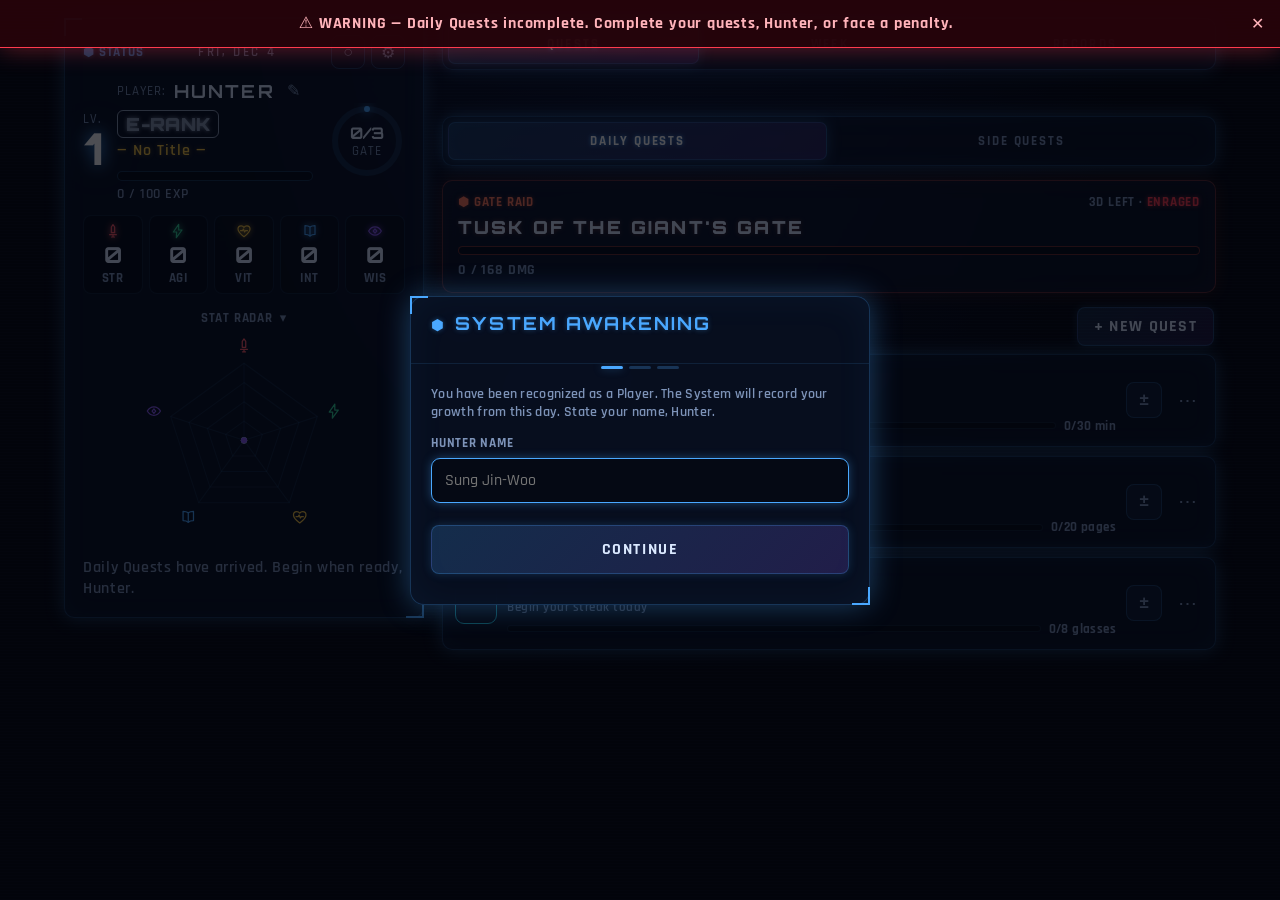
<file: index.html>
<!DOCTYPE html>
<html lang="en">
<head>
<meta charset="UTF-8">
<meta name="viewport" content="width=device-width, initial-scale=1, viewport-fit=cover">
<meta name="theme-color" content="#04060d">
<meta name="apple-mobile-web-app-capable" content="yes">
<meta name="apple-mobile-web-app-status-bar-style" content="black-translucent">
<title>ARISE — Daily Quest System</title>
<link rel="stylesheet" href="style.css">
<link rel="manifest" href="manifest.json">
<link rel="icon" href="icons/icon.svg" type="image/svg+xml">
<link rel="apple-touch-icon" href="icons/apple-touch-icon.png">
</head>
<body>
<div class="scanlines"></div>

<div class="warn-banner" id="warnBanner">
  <span>⚠ WARNING — Daily Quests incomplete. Complete your quests, Hunter, or face a penalty.</span>
  <button id="warnClose" aria-label="Dismiss warning">✕</button>
</div>
<div class="alert-stack" id="alertStack"></div>

<div class="app">
  <header class="status-win panel">
    <div class="status-top">
      <span class="sys-tag">⬢ STATUS</span>
      <span class="date-line" id="dateLine"></span>
      <div class="top-btns">
        <button class="icon-btn" id="syncBtn" aria-label="Device sync settings" title="Device sync">○</button>
        <button class="icon-btn" id="settingsBtn" aria-label="Settings" title="Settings">⚙</button>
      </div>
      <input type="file" id="importFile" accept=".json,application/json" hidden>
    </div>
    <div class="status-main">
      <div class="lv-block">
        <span class="lv-label">LV.</span>
        <span class="lv-num" id="lvNum">1</span>
      </div>
      <div class="status-info">
        <div class="player-line">
          <span class="p-label">PLAYER:</span>
          <span class="p-name" id="playerName">HUNTER</span>
          <button class="edit-name" id="editNameBtn" aria-label="Edit name">✎</button>
          <span class="rank-badge" id="rankBadge">E</span>
        </div>
        <button class="title-line" id="titleLine">— No Title —</button>
        <div class="exp-bar"><i id="expFill"></i></div>
        <div class="exp-text" id="expText">0 / 100 EXP</div>
      </div>
      <div class="ring-wrap">
        <svg width="76" height="76" viewBox="0 0 76 76">
          <circle class="ring-bg" cx="38" cy="38" r="32" fill="none" stroke-width="6"/>
          <circle class="ring-fg" id="ringFg" cx="38" cy="38" r="32" fill="none" stroke-width="6"
                  stroke-dasharray="201.1" stroke-dashoffset="201.1"/>
        </svg>
        <div class="ring-label"><b id="ringCount">0/0</b><span>GATE</span></div>
      </div>
    </div>
    <div class="stat-grid" id="statGrid"></div>
    <button class="radar-toggle" id="radarToggle" aria-expanded="true">STAT RADAR <span class="chev">▾</span></button>
    <div class="radar-wrap" id="radarWrap">
      <svg id="radarSvg" viewBox="0 0 240 204" role="img" aria-label="Stat radar chart"></svg>
    </div>
    <div class="head-sub" id="headSub"></div>
  </header>

  <nav class="tabs panel">
    <button data-tab="quests" class="active">QUESTS</button>
    <button data-tab="week">WEEK</button>
    <button data-tab="records">RECORDS</button>
  </nav>

  <main>
    <section id="tab-quests">
      <div class="seg-row panel">
        <button class="seg active" data-seg="daily">DAILY QUESTS</button>
        <button class="seg" data-seg="side">SIDE QUESTS <span class="seg-count" id="sideCount" hidden></span></button>
      </div>

      <div id="seg-daily">
        <button class="raid-panel panel" id="raidPanel" hidden aria-label="Open gate raid details"></button>
        <div class="section-head">
          <div class="head-titles">
            <h2>DAILY QUESTS</h2>
            <span class="head-date" id="questsDate"></span>
          </div>
          <button class="pill-btn" id="addQuestBtn">+ NEW QUEST</button>
        </div>
        <ul id="questList"></ul>
      </div>

      <div id="seg-side" hidden>
        <div class="section-head">
          <div class="head-titles">
            <h2>SIDE QUESTS</h2>
          </div>
          <button class="pill-btn" id="addTodoBtn">+ NEW SIDE QUEST</button>
        </div>
        <ul id="todoList"></ul>
      </div>
    </section>

    <section id="tab-week" hidden></section>

    <section id="tab-records" hidden>
      <div class="seg-row panel">
        <button class="seg active" data-rview="month">MONTH</button>
        <button class="seg" data-rview="year">YEAR</button>
      </div>

      <div id="recMonth">
        <div class="month-nav">
          <button id="prevMonth" aria-label="Previous month">‹</button>
          <h3 id="monthTitle"></h3>
          <button id="nextMonth" aria-label="Next month">›</button>
        </div>
        <div class="month-grid panel" id="monthGrid"></div>
        <div class="legend">
          Less <i style="background:rgba(74,168,255,.06)"></i><i style="background:#123a6b"></i><i style="background:#1e5fae"></i><i style="background:#8b5cf6"></i><i style="background:#f5c542"></i> More
        </div>
        <div class="records-hint">Open any past day to edit its records — no EXP for past gates.</div>
      </div>

      <div id="recYear" hidden>
        <div class="year-scroll panel"><div id="yearGrid"></div></div>
        <div class="legend">
          Less <i style="background:rgba(74,168,255,.06)"></i><i style="background:#123a6b"></i><i style="background:#1e5fae"></i><i style="background:#8b5cf6"></i><i style="background:#f5c542"></i> More
        </div>
        <div class="records-hint">The last 12 months of gate clears. Use MONTH view to edit a day.</div>
      </div>
    </section>
  </main>
</div>

<!-- quest add/edit -->
<div class="overlay" id="questOverlay">
  <div class="sheet">
    <div class="sheet-notch" aria-hidden="true"></div>
    <div class="sheet-head">
      <h3 id="sheetTitle">NEW QUEST</h3>
      <button class="sheet-x" aria-label="Close">✕</button>
    </div>
    <div class="sheet-body">
    <label>Quest name</label>
    <input type="text" id="questNameInput" placeholder="e.g. Train body" maxlength="40" autocomplete="off">
    <label>Stat — which attribute does this quest train?</label>
    <div class="stat-picker" id="statPicker"></div>
    <label>Color</label>
    <div class="color-row" id="colorRow"></div>

    <div class="toggle-row">
      <input type="checkbox" id="targetToggle">
      <span>Set a target amount (e.g. 30 min)</span>
    </div>
    <div id="targetFields" class="hiddenblock">
      <div class="field-row">
        <div><label>Amount</label><input type="number" id="targetAmount" min="1" max="9999" value="30"></div>
        <div><label>Unit</label>
          <select id="targetUnit">
            <option value="min">min</option>
            <option value="hr">hr</option>
            <option value="glasses">glasses</option>
            <option value="reps">reps</option>
            <option value="pages">pages</option>
            <option value="custom">custom…</option>
          </select>
        </div>
      </div>
      <div id="customUnitWrap" class="hiddenblock">
        <label>Custom unit</label>
        <input type="text" id="customUnit" placeholder="e.g. km" maxlength="12">
      </div>
    </div>

    <label>Days per week</label>
    <select id="freqSelect">
      <option value="7">Every day</option>
      <option value="6">6 days a week</option>
      <option value="5">5 days a week</option>
      <option value="4">4 days a week</option>
      <option value="3">3 days a week</option>
      <option value="2">2 days a week</option>
      <option value="1">1 day a week</option>
    </select>
    <div class="sheet-note">Fewer than 7? Any days count — once the weekly goal is met, this gate goes exempt until Monday.</div>

    <label>Reminder (optional)</label>
    <div class="field-row">
      <div><input type="time" id="reminderInput"></div>
      <div style="flex:0"><button type="button" class="icon-btn" id="clearReminder" title="Clear reminder" style="height:44px;width:44px">✕</button></div>
    </div>
    <div class="sheet-note" id="notifNote">Alerts fire while this page is open in a tab.</div>

    <div class="sheet-actions">
      <button class="danger-btn" id="deleteQuestBtn" hidden>DELETE</button>
      <button class="pill-btn" id="saveQuestBtn">SAVE</button>
    </div>
    </div>
  </div>
</div>

<!-- day editor -->
<div class="overlay" id="dayOverlay">
  <div class="sheet">
    <div class="sheet-notch" aria-hidden="true"></div>
    <div class="sheet-head">
      <h3 id="dayTitle">GATE RECORDS</h3>
      <button class="sheet-x" aria-label="Close">✕</button>
    </div>
    <div class="sheet-body">
    <div id="dayRows"></div>
    <div class="sheet-note">Editing past records fixes history and streaks. No EXP is awarded for past gates.</div>
    </div>
  </div>
</div>

<!-- hunter name -->
<div class="overlay" id="nameOverlay">
  <div class="sheet">
    <div class="sheet-head">
      <h3>SYSTEM REGISTRATION</h3>
    </div>
    <div class="sheet-body">
    <div class="sheet-note" style="margin-top:0">You have been recognized as a Player. State your name, Hunter.</div>
    <label>Hunter name</label>
    <input type="text" id="nameInput" placeholder="Sung Jin-Woo" maxlength="20" autocomplete="off">
    <div class="sheet-actions"><button class="pill-btn" id="nameSave">CONFIRM</button></div>
    </div>
  </div>
</div>

<!-- first-run onboarding -->
<div class="overlay" id="onboardOverlay">
  <div class="sheet">
    <div class="sheet-head">
      <h3 id="obTitle">SYSTEM AWAKENING</h3>
    </div>
    <div class="sheet-body">
      <div class="ob-dots" id="obDots" aria-hidden="true"></div>

      <div class="ob-step" data-step="1">
        <div class="sheet-note" style="margin-top:0">You have been recognized as a Player. The System will record your growth from this day. State your name, Hunter.</div>
        <label>Hunter name</label>
        <input type="text" id="obNameInput" placeholder="Sung Jin-Woo" maxlength="20" autocomplete="off">
      </div>

      <div class="ob-step" data-step="2" hidden>
        <div class="sheet-note" style="margin-top:0">Three starter quests are already registered. Clear one today to earn your first title — or begin with an empty board.</div>
        <ul class="ob-quests" id="obQuests"></ul>
      </div>

      <div class="ob-step" data-step="3" hidden>
        <div class="sheet-note" style="margin-top:0">Four things worth knowing.</div>
        <ul class="ob-rules">
          <li><b>The check clears a quest.</b> The ± button is only for logging a partial amount.</li>
          <li><b>Stats grow from clears.</b> STR, AGI, VIT, INT and WIS are read from your log, never awarded by hand.</li>
          <li><b>A gate boss appears each week.</b> Clear enough quests to bring it down and claim its rune.</li>
          <li><b>Retro edits fix history, never EXP.</b> Fill in a missed day freely — the ledger stays honest.</li>
        </ul>
      </div>

      <div class="sheet-actions ob-actions">
        <button class="danger-btn" id="obSecondary">START EMPTY</button>
        <button class="pill-btn" id="obNext">CONTINUE</button>
      </div>
    </div>
  </div>
</div>

<!-- side quest editor -->
<div class="overlay" id="todoOverlay">
  <div class="sheet">
    <div class="sheet-notch" aria-hidden="true"></div>
    <div class="sheet-head">
      <h3 id="todoSheetTitle">SIDE QUEST</h3>
      <button class="sheet-x" aria-label="Close">✕</button>
    </div>
    <div class="sheet-body">
    <label>Description</label>
    <textarea id="todoTextInput" maxlength="200" rows="3" placeholder="What needs doing, Hunter?"></textarea>
    <label>Difficulty</label>
    <div class="diff-row" id="diffRow"></div>
    <div class="toggle-row">
      <input type="checkbox" id="todoDailyChk">
      <span>Daily — resets at midnight</span>
    </div>
    <div class="sheet-actions">
      <button class="danger-btn" id="todoDeleteBtn">DELETE</button>
      <button class="pill-btn" id="todoSaveBtn">SAVE</button>
    </div>
    </div>
  </div>
</div>

<!-- settings -->
<div class="overlay" id="settingsOverlay">
  <div class="sheet">
    <div class="sheet-notch" aria-hidden="true"></div>
    <div class="sheet-head">
      <h3>SETTINGS</h3>
      <button class="sheet-x" aria-label="Close">✕</button>
    </div>
    <div class="sheet-body">
      <label>Hunter</label>
      <div class="set-row">
        <span class="set-name" id="setName">HUNTER</span>
        <button class="pill-btn small" id="setRename">RENAME</button>
      </div>
      <label>Sound</label>
      <div class="set-row">
        <span class="set-note-inline">Events — clears, level ups, gate bosses</span>
        <button class="icon-btn" id="sndEventsBtn" aria-label="Toggle event sounds">🔊</button>
      </div>
      <div class="set-row">
        <span class="set-note-inline">Interface — taps, sheets, dragging</span>
        <button class="icon-btn" id="sndUIBtn" aria-label="Toggle interface sounds">🔊</button>
      </div>
      <label>Data</label>
      <div class="set-grid">
        <button class="pill-btn" id="exportBtn">⤓ EXPORT SAVE</button>
        <button class="pill-btn" id="importBtn">⤒ IMPORT SAVE</button>
      </div>
      <div class="set-row">
        <span class="set-note-inline" id="setBackupAge">Never exported</span>
      </div>
      <div class="sheet-note">Backups download as JSON. Importing replaces this device's data.</div>
      <label>Device sync</label>
      <div class="set-row">
        <span class="set-note-inline" id="setSyncStatus">Not connected</span>
        <button class="pill-btn small" id="setOpenSync">OPEN SYNC</button>
      </div>
      <label>Keyboard</label>
      <div class="set-row">
        <span class="set-note-inline">Shortcuts — press <b>?</b> anywhere</span>
        <button class="pill-btn small" id="setShortcuts">VIEW</button>
      </div>
      <label>Danger zone</label>
      <button class="danger-btn wide" id="resetBtn">RESET ALL DATA</button>
      <div class="sheet-note">Wipes this device's save. If sync is connected, your data returns from the gist on the next pull — disconnect sync first for a true wipe.</div>
      <div class="sheet-note" style="text-align:center;margin-top:18px" id="buildLine">ARISE</div>
    </div>
  </div>
</div>

<!-- keyboard shortcuts: reuses .overlay/.sheet so Escape and the Tab focus trap
     come for free — the one overlay keyboard users reach for most is the worst
     place to reimplement dismissal -->
<div class="overlay" id="shortcutOverlay">
  <div class="sheet">
    <div class="sheet-notch" aria-hidden="true"></div>
    <div class="sheet-head">
      <h3>SHORTCUTS</h3>
      <button class="sheet-x" aria-label="Close">✕</button>
    </div>
    <div class="sheet-body">
      <div class="key-row"><kbd>N</kbd><span>Register a new quest</span></div>
      <div class="key-row"><kbd>1</kbd><span>Quests</span></div>
      <div class="key-row"><kbd>2</kbd><span>Week</span></div>
      <div class="key-row"><kbd>3</kbd><span>Records</span></div>
      <div class="key-row"><kbd>?</kbd><span>This panel</span></div>
      <div class="key-row"><kbd>Esc</kbd><span>Close any panel</span></div>
      <div class="sheet-note">Shortcuts stand down while you are typing.</div>
    </div>
  </div>
</div>

<!-- device sync -->
<div class="overlay" id="syncOverlay">
  <div class="sheet">
    <div class="sheet-notch" aria-hidden="true"></div>
    <div class="sheet-head">
      <h3>DEVICE SYNC</h3>
      <button class="sheet-x" aria-label="Close">✕</button>
    </div>
    <div class="sheet-body">
    <div class="sheet-note" style="margin-top:0" id="syncInfo"></div>
    <label>GitHub token</label>
    <input type="password" id="syncTokenInput" placeholder="github_pat_…" autocomplete="off">
    <div class="sheet-note">Your save lives in a <b>private gist</b> on your GitHub account and merges across devices — nothing is ever overwritten. Create a token at GitHub → Settings → Developer settings → <b>Fine-grained tokens</b> with only <b>Gists: read &amp; write</b>, then paste it here on each device. The token never leaves this device.</div>
    <div class="sheet-actions">
      <button class="danger-btn" id="syncDisconnectBtn" hidden>DISCONNECT</button>
      <button class="pill-btn" id="syncConnectBtn">CONNECT</button>
    </div>
    </div>
  </div>
</div>

<!-- gate raid / boss sheet -->
<div class="overlay" id="raidOverlay">
  <div class="sheet">
    <div class="sheet-notch" aria-hidden="true"></div>
    <div class="sheet-head">
      <h3>GATE RAID</h3>
      <button class="sheet-x" aria-label="Close">✕</button>
    </div>
    <div class="sheet-body">
    <div id="raidDetail"></div>
    <label>Rune Collection</label>
    <div class="rune-grid" id="runeGrid"></div>
    <div class="sheet-note">Each quest clear deals 10 DMG; a perfect day crits for +15. Slay the boss by Sunday to claim its rune — each awake rune adds +1 EXP per clear (max +5). If a boss escapes, your runes sleep until you land 3 clears the following week.</div>
    </div>
  </div>
</div>

<!-- title picker -->
<div class="overlay" id="titleOverlay">
  <div class="sheet">
    <div class="sheet-notch" aria-hidden="true"></div>
    <div class="sheet-head">
      <h3 id="galleryTitle">ACHIEVEMENTS</h3>
      <button class="sheet-x" aria-label="Close">✕</button>
    </div>
    <div class="sheet-body">
    <div id="titleOpts"></div>
    </div>
  </div>
</div>

<div class="lvl-overlay" id="lvlOverlay">
  <div>
    <div class="lvl-word">LEVEL UP!</div>
    <div class="lvl-nums" id="lvlNums"></div>
  </div>
</div>

<div class="toast" id="toast"></div>

<script src="core.js"></script>
<script src="engine.js"></script>
<script src="ui.js"></script>
<script src="boot.js"></script>
<script src="sync.js"></script>
</body>
</html>
</file>
<file: style.css>
/* ============ self-hosted type ============
     These were loading from fonts.googleapis.com and were NOT in the service
     worker's shell, so the whole visual identity fell back to Segoe UI the
     moment the network went away. Local + cached, so the System looks like the
     System on a plane. Latin subset, 56.9 KB total.
     Orbitron ships as a variable font — one file covers 500..900. */
  @font-face{
    font-family:"Orbitron";
    src:url("fonts/orbitron-var-latin.woff2") format("woff2-variations"),
        url("fonts/orbitron-var-latin.woff2") format("woff2");
    font-weight:500 900; font-style:normal; font-display:swap;
  }
  @font-face{
    font-family:"Rajdhani";
    src:url("fonts/rajdhani-500-latin.woff2") format("woff2");
    font-weight:500; font-style:normal; font-display:swap;
  }
  @font-face{
    font-family:"Rajdhani";
    src:url("fonts/rajdhani-600-latin.woff2") format("woff2");
    font-weight:600; font-style:normal; font-display:swap;
  }
  @font-face{
    font-family:"Rajdhani";
    src:url("fonts/rajdhani-700-latin.woff2") format("woff2");
    font-weight:700; font-style:normal; font-display:swap;
  }

  :root{
    --bg:#04060d;
    --panel:rgba(12,24,48,.55);
    --panel-solid:#0b1730;
    --sys:#4aa8ff;
    --sys-glow:rgba(74,168,255,.35);
    --violet:#8b5cf6;
    --gold:#f5c542;
    --danger:#ff3b4e;
    --ink:#dbe9ff;
    --ink-soft:#7d93b8;
    --line:rgba(74,168,255,.25);
    --line-dim:rgba(74,168,255,.12);
    --radius:10px;
    --font-head:"Orbitron","Segoe UI",system-ui,sans-serif;
    --font-body:"Rajdhani","Segoe UI",system-ui,sans-serif;

    /* Type scale — seven steps, floor 13px. Replaces 31 ad-hoc sizes, 51 of which
       sat below 13px. Orbitron is a display face: it renders at --fs-lg and above
       only, never for UI text. */
    --fs-xs:      .8125rem;   /* 13px — stat labels, tags, chips, meta, counts */
    --fs-sm:      .875rem;    /* 14px — secondary text, notes, dates, hints     */
    --fs-base:    1rem;       /* 16px — quest titles, body, list text           */
    --fs-lg:      1.125rem;   /* 18px — section headings, boss name             */
    --fs-xl:      1.375rem;   /* 22px — panel titles                            */
    --fs-2xl:     1.75rem;    /* 28px — stat numbers, EXP figures               */
    --fs-display: 2.75rem;    /* 44px — level number                            */

    /* Caps need tracking; the old values (up to .25em) destroyed word shapes at
       small sizes, which is what made the text hard to read. */
    --tr-caps-sm: .06em;
    --tr-caps-lg: .12em;

    /* Motion — two curves, four durations, replacing nine ad-hoc durations and
       four curves. The app never lacked motion: it had eight keyframes and no
       agreement between them, so slideIn ran at three different speeds
       depending on which screen you met it on.

       --ease-pop and --dur-emph are kept on purpose. The overshoot is the app
       celebrating; folding pop and the toast onto the standard curve would
       quietly delete that. Four durations is where the noise stops and the
       meaning would start going. */
    --ease:       cubic-bezier(.22,1,.36,1);    /* everything */
    --ease-pop:   cubic-bezier(.22,1.6,.36,1);  /* celebration overshoot */
    --dur-fast:   .15s;   /* hover, press, colour                          */
    --dur-base:   .25s;   /* enters, tab switches, sheet                   */
    --dur-emph:   .35s;   /* overshoot moments                             */
    --dur-slow:   .5s;    /* EXP bars, rings — values you need to read     */
  }
  *{box-sizing:border-box;margin:0;padding:0;-webkit-tap-highlight-color:transparent}
  /* 100%, not a hard 16px: the whole scale is in rem, so this is what lets a
     browser-level default-font-size preference reach the app at all. */
  html{font-size:100%;-webkit-text-size-adjust:100%}
  body{
    font-family:var(--font-body);
    background:radial-gradient(ellipse at 50% -10%, #0b1430 0%, var(--bg) 55%) fixed, var(--bg);
    color:var(--ink);min-height:100vh;overflow-x:hidden;letter-spacing:.02em;
    /* Light text on a near-black background: Apple's default subpixel
       antialiasing thickens and softens the letterforms. Grayscale AA renders
       them noticeably crisper, which is most of what "sharper" means here. */
    -webkit-font-smoothing:antialiased;
    -moz-osx-font-smoothing:grayscale;
    text-rendering:optimizeLegibility;
  }
  .scanlines{
    position:fixed;inset:0;pointer-events:none;z-index:1;
    background:repeating-linear-gradient(0deg, rgba(120,180,255,.03) 0 1px, transparent 1px 3px);
  }
  /* index.html sets viewport-fit=cover, which extends the page under the Dynamic
     Island and the home indicator. Every edge-anchored element has to pay the
     insets back or content sits underneath them. */
  .app{
    max-width:640px;margin:0 auto;position:relative;z-index:2;
    padding-top:env(safe-area-inset-top);
    padding-left:max(14px, env(safe-area-inset-left));
    padding-right:max(14px, env(safe-area-inset-right));
    padding-bottom:calc(110px + env(safe-area-inset-bottom));
  }

  /* ============ panel recipe ============ */
  .panel{
    background:var(--panel);
    border:1px solid var(--line);
    border-radius:var(--radius);
    box-shadow:0 0 18px var(--sys-glow), inset 0 0 24px rgba(74,168,255,.06);
    backdrop-filter:blur(8px);
  }
  @supports not (backdrop-filter: blur(8px)){
    .panel{background:var(--panel-solid)}
  }

  /* ============ STATUS window ============ */
  .status-win{
    margin-top:16px;padding:16px 18px 18px;position:relative;
  }
  .status-win::before,.status-win::after,
  .sheet::before,.sheet::after{
    content:"";position:absolute;width:16px;height:16px;pointer-events:none;
  }
  .status-win::before{top:-1px;left:-1px;border-top:2px solid var(--sys);border-left:2px solid var(--sys)}
  .status-win::after{bottom:-1px;right:-1px;border-bottom:2px solid var(--sys);border-right:2px solid var(--sys)}
  .status-top{display:flex;justify-content:space-between;align-items:center;margin-bottom:10px}
  .sys-tag{
    font-family:var(--font-body);font-size:var(--fs-xs);letter-spacing:var(--tr-caps-sm);color:var(--sys);
    text-shadow:0 0 4px var(--sys-glow);font-weight:700;
  }
  .icon-btn{
    border:1px solid var(--line);background:transparent;color:var(--ink-soft);
    width:34px;height:34px;border-radius:8px;cursor:pointer;font-size:1rem;
  }
  .icon-btn:hover{border-color:var(--sys);color:var(--ink)}
  .status-main{display:flex;align-items:center;gap:16px}
  .lv-block{text-align:center;flex-shrink:0}
  .lv-label{font-family:var(--font-body);font-size:var(--fs-xs);letter-spacing:var(--tr-caps-sm);color:var(--ink-soft);display:block}
  .lv-num{
    font-family:var(--font-head);font-weight:900;font-size:var(--fs-display);line-height:1;
    color:#fff;text-shadow:0 0 16px var(--sys),0 0 36px var(--sys-glow);
  }
  .status-info{flex:1;min-width:0}
  .player-line{display:flex;align-items:center;gap:8px;flex-wrap:wrap}
  .p-label{font-family:var(--font-body);font-size:var(--fs-xs);letter-spacing:var(--tr-caps-sm);color:var(--ink-soft)}
  .p-name{font-family:var(--font-head);font-weight:700;font-size:var(--fs-lg);text-transform:uppercase;letter-spacing:var(--tr-caps-lg)}
  .edit-name{border:0;background:transparent;color:var(--ink-soft);cursor:pointer;font-size:var(--fs-base);padding:2px 4px}
  .edit-name:hover{color:var(--sys)}
  .rank-badge{
    font-family:var(--font-head);font-weight:900;font-size:var(--fs-lg);
    border:1px solid currentColor;border-radius:6px;padding:2px 8px;
    text-shadow:0 0 4px currentColor;
  }
  .title-line{
    border:0;background:transparent;color:var(--gold);font-family:var(--font-body);
    font-weight:600;font-size:var(--fs-base);cursor:pointer;padding:2px 0;letter-spacing:.06em;
    text-shadow:0 0 5px rgba(245,197,66,.4);display:block;
  }
  .title-line:disabled{color:var(--ink-soft);text-shadow:none;cursor:default}
  .exp-bar{
    height:10px;border:1px solid var(--line);border-radius:6px;margin-top:8px;
    background:rgba(0,0,0,.35);overflow:hidden;
  }
  .exp-bar i{
    display:block;height:100%;width:0;border-radius:5px;
    background:linear-gradient(90deg,var(--sys),var(--violet));
    box-shadow:0 0 10px var(--sys-glow);transition:width var(--dur-slow) var(--ease);
  }
  .exp-text{font-size:var(--fs-sm);color:var(--ink-soft);margin-top:4px;font-weight:600;letter-spacing:.06em}
  .ring-wrap{position:relative;width:76px;height:76px;flex-shrink:0}
  .ring-wrap svg{transform:rotate(-90deg)}
  .ring-bg{stroke:rgba(74,168,255,.15)}
  .ring-fg{stroke:var(--sys);stroke-linecap:round;filter:drop-shadow(0 0 5px var(--sys));transition:stroke-dashoffset var(--dur-slow) var(--ease)}
  .ring-label{position:absolute;inset:0;display:flex;flex-direction:column;align-items:center;justify-content:center;font-family:var(--font-head)}
  .ring-label b{font-size:var(--fs-base);font-weight:700}
  /* font-family comes from .ring-label above, so the eviction has to be explicit */
  .ring-label span{font-size:var(--fs-xs);letter-spacing:var(--tr-caps-sm);color:var(--ink-soft);font-family:var(--font-body)}
  .head-sub{margin-top:12px;font-size:var(--fs-base);color:var(--ink-soft);font-weight:600;letter-spacing:.04em}
  .date-line{font-size:var(--fs-xs);color:var(--ink-soft);letter-spacing:.2em;text-transform:uppercase;font-weight:600}

  /* ============ tabs ============ */
  .tabs{display:flex;gap:6px;margin:16px 0 18px;padding:5px}
  .tabs button{
    flex:1;border:0;background:transparent;font-family:var(--font-body);font-size:var(--fs-xs);
    font-weight:700;letter-spacing:.18em;padding:11px 0;border-radius:7px;
    color:var(--ink-soft);cursor:pointer;transition:all var(--dur-base);
  }
  .tabs button.active{
    background:linear-gradient(135deg,rgba(74,168,255,.25),rgba(139,92,246,.25));
    color:#fff;border:1px solid var(--line);text-shadow:0 0 4px var(--sys);
    box-shadow:0 0 14px var(--sys-glow);
  }

  /* ============ sections ============ */
  .section-head{display:flex;align-items:center;justify-content:space-between;gap:12px;margin:22px 2px 10px}
  /* The date used to sit inline inside the h2. At 18px headings it no longer fit
     beside the action button on a 375px screen, so it wrapped to a second line
     indented under the title and looked like a bug. It is a deliberate subtitle
     now, and the title itself never wraps. */
  .head-titles{display:flex;flex-direction:column;gap:1px;min-width:0}
  .section-head h2{
    font-family:var(--font-head);font-size:var(--fs-lg);font-weight:700;letter-spacing:var(--tr-caps-lg);
    color:var(--sys);text-shadow:0 0 4px var(--sys-glow);white-space:nowrap;
  }
  .pill-btn{
    border:1px solid var(--line);background:linear-gradient(135deg,rgba(74,168,255,.2),rgba(139,92,246,.2));
    color:var(--ink);font-family:var(--font-body);font-weight:700;letter-spacing:.08em;
    padding:8px 16px;border-radius:8px;cursor:pointer;font-size:var(--fs-base);
    box-shadow:0 0 10px rgba(74,168,255,.2);transition:transform var(--dur-fast);
  }
  .pill-btn:active{transform:scale(.94)}
  ul{list-style:none}

  /* ============ quest rows ============ */
  .quest,.todo{
    display:flex;align-items:center;gap:10px;padding:12px 12px;margin-bottom:9px;
    /* fill-mode must NOT be 'both'/'forwards': a forward-filled `transform:none`
       overrides the inline transforms the drag code writes (animations beat inline styles) */
    animation:slideIn var(--dur-base) var(--ease) backwards;position:relative;
    /* the row itself is the drag grip now — don't let a hold select text or raise
       the iOS callout */
    user-select:none;-webkit-user-select:none;-webkit-touch-callout:none;
  }
  /* press-and-hold feedback. Deliberately `filter`, never `transform`: a transform
     here would be one more thing fighting the drag code's inline transforms. */
  .quest.press-hold,.todo.press-hold{filter:brightness(1.22)}
  @keyframes slideIn{from{opacity:0;transform:translateY(10px)}to{opacity:1;transform:none}}
  .quest.dragging,.todo.dragging{
    z-index:10;box-shadow:0 0 26px var(--sys-glow), inset 0 0 24px rgba(74,168,255,.12);
    border-color:var(--sys);transition:none;
  }
  .check{
    width:42px;height:42px;border-radius:9px;flex-shrink:0;cursor:pointer;
    border:1.5px solid var(--hc,var(--sys));background:transparent;
    display:flex;align-items:center;justify-content:center;
    transition:background var(--dur-base),box-shadow var(--dur-base);
  }
  .check svg{width:22px;height:22px}
  .check path{
    stroke:#04060d;stroke-width:3.5;fill:none;stroke-linecap:round;stroke-linejoin:round;
    stroke-dasharray:24;stroke-dashoffset:24;transition:stroke-dashoffset var(--dur-base) var(--ease) .05s;
  }
  .done > .check{background:var(--hc,var(--sys));box-shadow:0 0 14px var(--hc,var(--sys));animation:pop var(--dur-emph) var(--ease-pop)}
  .done > .check path{stroke-dashoffset:0}
  @keyframes pop{0%{transform:scale(.7)}55%{transform:scale(1.15)}100%{transform:scale(1)}}
  .quest-info{flex:1;min-width:0}
  .quest-name{font-weight:700;font-size:var(--fs-base);letter-spacing:.03em}
  .quest.done .quest-name{opacity:.55}
  .q-emoji{
    display:inline-flex;align-items:center;justify-content:center;
    background:rgba(219,233,255,.09);border-radius:6px;padding:1px 4px;margin-right:4px;
  }
  .quest-meta{font-size:var(--fs-xs);color:var(--ink-soft);margin-top:2px;font-weight:600;letter-spacing:.04em}
  .streak-hot{color:var(--gold);text-shadow:0 0 4px rgba(245,197,66,.35)}
  .clear-tag{color:var(--sys);font-family:var(--font-body);font-size:var(--fs-xs);letter-spacing:var(--tr-caps-sm);text-shadow:0 0 4px var(--sys-glow)}
  .q-progress{display:flex;align-items:center;gap:8px;margin-top:6px}
  .q-bar{flex:1;height:7px;border:1px solid var(--line-dim);border-radius:4px;background:rgba(0,0,0,.35);overflow:hidden}
  .q-bar i{display:block;height:100%;background:linear-gradient(90deg,var(--hc,var(--sys)),var(--violet));box-shadow:0 0 8px var(--hc,var(--sys));transition:width var(--dur-base);border-radius:3px}
  .quest.done .q-bar i{background:linear-gradient(90deg,var(--gold),#ffdf85);box-shadow:0 0 8px var(--gold)}
  .q-count{font-size:var(--fs-xs);font-weight:700;color:var(--ink-soft);white-space:nowrap;letter-spacing:.03em}
  .steppers{display:flex;flex-direction:column;gap:5px;flex-shrink:0}
  .step{
    width:34px;height:26px;border-radius:7px;border:1px solid var(--line);
    background:rgba(74,168,255,.08);color:var(--ink);font-size:1rem;font-weight:700;
    cursor:pointer;line-height:1;
  }
  .step:active{background:rgba(74,168,255,.25)}
  .more-btn{
    border:0;background:transparent;color:var(--ink-soft);font-size:1.2rem;
    cursor:pointer;padding:6px;border-radius:8px;line-height:1;flex-shrink:0;
  }
  .more-btn:hover{color:var(--sys)}
  .rem-dot{font-size:var(--fs-xs);color:var(--violet)}

  /* ============ side quests ============ */
  .todo .check{width:32px;height:32px;border-radius:8px;border-color:var(--violet)}
  .todo .check svg{width:16px;height:16px}
  .todo.done > .check{background:var(--violet);box-shadow:0 0 12px var(--violet)}
  .todo-text{flex:1;font-weight:600;font-size:var(--fs-base)}
  .todo.done .todo-text{text-decoration:line-through;opacity:.45}
  .del-btn{border:0;background:transparent;color:var(--ink-soft);font-size:1rem;cursor:pointer;padding:6px;border-radius:8px}
  .del-btn:hover{color:var(--danger)}

  /* Empty states arrive rather than appear — the only thing gaining new motion
     this round, so the rewritten words and the entrance land as one change.
     Simultaneous, never staggered: the raid panel renders the gate message and
     the empty rune grid in one pass, and two staggered items read as a delay
     rather than as choreography. */
  .empty{
    text-align:center;color:var(--ink-soft);padding:26px 16px;font-weight:600;
    border:1px dashed var(--line);border-radius:var(--radius);letter-spacing:.04em;
    animation:slideIn var(--dur-base) var(--ease) backwards;
  }
  .empty .big{font-size:1.8rem;display:block;margin-bottom:6px}
  .empty b{color:var(--ink);font-weight:700}

  /* ============ week view ============ */
  .week-card{padding:14px;margin-bottom:12px;animation:slideIn var(--dur-base) var(--ease) backwards}
  .week-card-head{display:flex;justify-content:space-between;align-items:center;margin-bottom:12px}
  .week-card-head .quest-name{font-size:var(--fs-base)}
  .week-pct{font-size:var(--fs-xs);font-weight:700;color:var(--ink-soft);letter-spacing:.06em}
  .week-days{display:grid;grid-template-columns:repeat(7,1fr);gap:6px}
  .day-col{display:flex;flex-direction:column;align-items:center;gap:5px}
  .day-letter{font-size:var(--fs-xs);font-weight:700;color:var(--ink-soft);font-family:var(--font-body)}
  .day-dot{
    width:100%;aspect-ratio:1;max-width:44px;border-radius:8px;cursor:pointer;
    border:1px solid var(--line-dim);background:rgba(0,0,0,.3);transition:all var(--dur-base);
    position:relative;overflow:hidden;
  }
  .day-dot .fill{position:absolute;left:0;right:0;bottom:0;background:var(--hc,var(--sys));opacity:.55}
  .day-dot.on{background:var(--hc,var(--sys));border-color:var(--hc,var(--sys));box-shadow:0 0 10px var(--hc,var(--sys))}
  .day-dot.on .fill{display:none}
  .day-dot.today-dot{outline:1.5px solid var(--hc,var(--sys));outline-offset:2px}
  .day-dot.future{opacity:.25;cursor:default}
  .grace-note{text-align:center;font-size:var(--fs-sm);color:var(--ink-soft);font-weight:600;margin-top:16px;letter-spacing:.04em}

  /* ============ records ============ */
  .month-nav{display:flex;align-items:center;justify-content:space-between;margin-bottom:14px}
  .month-nav h3{font-family:var(--font-head);font-size:var(--fs-lg);font-weight:700;letter-spacing:var(--tr-caps-lg)}
  .month-nav button{
    border:1px solid var(--line);background:rgba(74,168,255,.08);width:38px;height:38px;
    border-radius:9px;font-size:1.1rem;cursor:pointer;color:var(--ink);font-weight:700;
  }
  .month-grid{display:grid;grid-template-columns:repeat(7,1fr);gap:5px;padding:14px}
  .month-grid .dow{text-align:center;font-size:var(--fs-xs);font-weight:700;color:var(--ink-soft);padding-bottom:4px;font-family:var(--font-body);letter-spacing:var(--tr-caps-sm)}
  .m-day{
    aspect-ratio:1;border-radius:7px;display:flex;align-items:center;justify-content:center;
    font-size:var(--fs-xs);font-weight:700;background:rgba(74,168,255,.05);color:var(--ink-soft);
    border:1px solid transparent;cursor:pointer;font-family:var(--font-body);
  }
  button.m-day:hover{border-color:var(--sys)}
  .m-day.future{opacity:.3;cursor:default}
  .m-day.is-today{outline:1.5px solid var(--sys);outline-offset:1px}
  .legend{display:flex;align-items:center;gap:6px;justify-content:center;margin-top:14px;font-size:var(--fs-xs);color:var(--ink-soft);font-weight:600}
  .legend i{width:14px;height:14px;border-radius:4px;display:inline-block}
  .records-hint{text-align:center;font-size:var(--fs-sm);color:var(--ink-soft);font-weight:600;margin-top:10px;letter-spacing:.04em}

  /* ============ modal sheets ============ */
  .overlay{
    position:fixed;inset:0;background:rgba(2,4,10,.7);display:flex;
    align-items:flex-end;justify-content:center;z-index:50;
    opacity:0;pointer-events:none;transition:opacity var(--dur-base);
  }
  .overlay.open{opacity:1;pointer-events:auto}
  .sheet{
    width:100%;max-width:640px;border-radius:14px 14px 0 0;
    padding:0;transform:translateY(30px) scaleY(.96);
    transition:transform var(--dur-base) var(--ease);position:relative;
    max-height:86vh;display:flex;flex-direction:column;   /* frame never scrolls — brackets stay put */
    background:rgba(8,15,32,.96);border:1px solid var(--line);
    box-shadow:0 0 30px var(--sys-glow), inset 0 0 40px rgba(74,168,255,.05);
    backdrop-filter:blur(12px);
  }
  .sheet-notch{width:44px;height:4px;border-radius:2px;background:rgba(74,168,255,.35);margin:10px auto 0;flex-shrink:0}
  .sheet-head{
    display:flex;align-items:center;justify-content:space-between;gap:12px;
    padding:15px 20px 13px;border-bottom:1px solid var(--line-dim);flex-shrink:0;
  }
  .sheet-head h3{margin:0}
  .sheet-head h3::before{content:"⬢";margin-right:9px;font-size:.82em}
  .sheet-x{
    border:1px solid var(--line-dim);background:transparent;color:var(--ink-soft);
    width:30px;height:30px;border-radius:8px;cursor:pointer;font-size:.85rem;line-height:1;flex-shrink:0;
    transition:transform var(--dur-fast),border-color var(--dur-fast),color var(--dur-fast);
  }
  .sheet-x:hover{border-color:var(--sys);color:var(--ink)}
  .sheet-x:active{transform:scale(.9)}
  .sheet-body{
    overflow-y:auto;padding:2px 20px 30px;overscroll-behavior:contain;
    scrollbar-width:none;
  }
  .sheet-body::-webkit-scrollbar{display:none}
  .sheet-body.can-scroll{
    -webkit-mask-image:linear-gradient(#000 calc(100% - 26px), transparent);
    mask-image:linear-gradient(#000 calc(100% - 26px), transparent);
  }
  @supports not (backdrop-filter: blur(12px)){ .sheet{background:#0a1428} }
  .overlay.open .sheet{transform:none;animation:materialize var(--dur-base) var(--ease)}
  @keyframes materialize{
    0%{opacity:0;transform:scaleY(.7)}
    40%{opacity:1}
    55%{opacity:.6}
    70%{opacity:1;transform:scaleY(1)}
  }
  .sheet::before{top:-1px;left:-1px;border-top:2px solid var(--sys);border-left:2px solid var(--sys)}
  .sheet::after{bottom:-1px;right:-1px;border-bottom:2px solid var(--sys);border-right:2px solid var(--sys)}
  @media(min-width:700px){
    .overlay{align-items:center}
    .sheet{border-radius:14px;max-width:460px}
    .sheet-notch{display:none}
  }
  .sheet h3{
    font-family:var(--font-head);font-size:var(--fs-lg);font-weight:700;letter-spacing:var(--tr-caps-lg);
    margin-bottom:16px;color:var(--sys);text-shadow:0 0 5px var(--sys-glow);
  }
  .sheet label{display:block;font-size:var(--fs-xs);font-weight:700;color:var(--ink-soft);margin:14px 0 7px;text-transform:uppercase;letter-spacing:var(--tr-caps-sm);font-family:var(--font-body)}
  .sheet input[type=text],.sheet input[type=number],.sheet input[type=time],.sheet input[type=password],.sheet select{
    width:100%;border:1px solid var(--line);border-radius:9px;padding:11px 13px;
    font:inherit;color:var(--ink);outline:none;background:rgba(0,0,0,.35);
  }
  .sheet input:focus,.sheet select:focus{border-color:var(--sys);box-shadow:0 0 10px var(--sys-glow)}
  .sheet select option{background:#0a1428}
  .emoji-row,.color-row{display:flex;gap:8px;flex-wrap:wrap}
  .emoji-opt{
    width:42px;height:42px;border-radius:9px;border:1px solid var(--line-dim);
    background:rgba(219,233,255,.05);font-size:1.3rem;cursor:pointer;transition:all var(--dur-fast);
  }
  .emoji-opt.sel{border-color:var(--sys);background:rgba(74,168,255,.15);box-shadow:0 0 10px var(--sys-glow);transform:scale(1.08)}
  .color-opt{width:34px;height:34px;border-radius:50%;border:2px solid transparent;cursor:pointer;transition:transform var(--dur-fast)}
  .color-opt.sel{border-color:#fff;transform:scale(1.12);box-shadow:0 0 10px currentColor}
  .field-row{display:flex;gap:10px}
  .field-row > div{flex:1}
  .toggle-row{display:flex;align-items:center;gap:10px;margin-top:14px}
  .toggle-row input[type=checkbox]{width:18px;height:18px;accent-color:var(--sys)}
  .toggle-row span{font-weight:600;font-size:var(--fs-base)}
  .sheet-note{font-size:var(--fs-sm);color:var(--ink-soft);margin-top:8px;font-weight:600}
  .sheet-actions{display:flex;gap:10px;margin-top:22px}
  .sheet-actions .pill-btn{flex:1;padding:13px 0;font-size:var(--fs-base);letter-spacing:.1em}

  /* ============ first-run onboarding ============ */
  .ob-dots{display:flex;gap:6px;justify-content:center;margin:0 0 16px}
  .ob-dot{
    width:22px;height:3px;border-radius:2px;background:var(--line);
    transition:background var(--dur-base),box-shadow var(--dur-base);
  }
  .ob-dot.on{background:var(--sys);box-shadow:0 0 8px var(--sys-glow)}
  .ob-quests{list-style:none;display:flex;flex-direction:column;gap:8px;margin-top:14px}
  .ob-quests li{
    display:flex;align-items:center;gap:9px;padding:11px 12px;
    border:1px solid var(--line-dim);border-radius:10px;background:rgba(0,0,0,.22);
    font-size:var(--fs-base);font-weight:600;
  }
  .ob-q-meta{margin-left:auto;font-size:var(--fs-xs);color:var(--ink-soft);letter-spacing:.06em;white-space:nowrap}
  .ob-rules{list-style:none;display:flex;flex-direction:column;gap:12px;margin-top:14px}
  .ob-rules li{
    position:relative;padding-left:18px;font-size:var(--fs-sm);color:var(--ink-soft);line-height:1.55;
  }
  .ob-rules li::before{content:"▸";position:absolute;left:0;top:0;color:var(--sys)}
  .ob-rules b{color:var(--ink);font-weight:700}
  .ob-actions .danger-btn{flex:0 0 auto}
  .danger-btn{
    border:1px solid rgba(255,59,78,.4);background:rgba(255,59,78,.08);color:var(--danger);
    font:inherit;font-weight:700;padding:13px 18px;border-radius:9px;cursor:pointer;letter-spacing:.06em;
  }
  .hiddenblock{display:none !important}

  /* day editor rows */
  .de-row{display:flex;align-items:center;gap:10px;padding:10px 4px;border-bottom:1px solid var(--line-dim)}
  .de-row:last-of-type{border-bottom:0}
  .de-row .quest-name{font-size:var(--fs-base);flex:1;min-width:0}
  .de-steppers{display:flex;align-items:center;gap:8px}
  .de-count{font-size:var(--fs-sm);font-weight:700;color:var(--ink-soft);min-width:64px;text-align:center}

  /* title picker */
  .title-opt{
    display:block;width:100%;text-align:left;border:1px solid var(--line-dim);background:rgba(0,0,0,.25);
    color:var(--gold);font:inherit;font-weight:600;padding:12px 14px;border-radius:9px;
    margin-bottom:8px;cursor:pointer;letter-spacing:.06em;
  }
  .title-opt.sel{border-color:var(--gold);box-shadow:0 0 10px rgba(245,197,66,.3)}
  .title-locked{color:var(--ink-soft);text-shadow:none}

  /* ============ level up overlay ============ */
  .lvl-overlay{
    position:fixed;inset:0;z-index:90;display:flex;align-items:center;justify-content:center;
    background:radial-gradient(circle at 50% 45%, rgba(74,168,255,.35), rgba(2,4,10,.88) 70%);
    opacity:0;pointer-events:none;transition:opacity var(--dur-base);
  }
  .lvl-overlay.show{opacity:1;pointer-events:auto}
  .lvl-word{
    font-family:var(--font-head);font-weight:900;font-size:clamp(2.4rem,10vw,4.5rem);
    color:#fff;text-shadow:0 0 20px var(--sys),0 0 60px var(--sys);letter-spacing:.12em;
    text-align:center;
  }
  .lvl-overlay.show .lvl-word{animation:glitch 1.4s infinite}
  .lvl-nums{
    font-family:var(--font-head);font-weight:700;font-size:var(--fs-xl);color:var(--gold);
    text-align:center;margin-top:14px;letter-spacing:.2em;text-shadow:0 0 14px rgba(245,197,66,.6);
  }
  @keyframes glitch{
    0%,92%,100%{transform:none;opacity:1}
    94%{transform:translateX(3px) skewX(2deg);opacity:.8}
    96%{transform:translateX(-3px);opacity:1}
    98%{transform:translateX(1px) skewX(-1deg);opacity:.9}
  }

  /* ============ banners ============ */
  .warn-banner{
    position:fixed;top:0;left:0;right:0;z-index:80;display:none;
    align-items:center;gap:12px;justify-content:center;
    padding:calc(13px + env(safe-area-inset-top)) 44px 13px 16px;
    background:rgba(40,4,10,.92);border-bottom:1px solid var(--danger);
    color:#ffb3ba;font-weight:700;letter-spacing:.05em;font-size:var(--fs-base);
    box-shadow:0 0 26px rgba(255,59,78,.4);animation:pulse 1.6s infinite;
  }
  .warn-banner.show{display:flex}
  @keyframes pulse{0%,100%{box-shadow:0 0 16px rgba(255,59,78,.3)}50%{box-shadow:0 0 34px rgba(255,59,78,.6)}}
  .warn-banner button{
    position:absolute;right:10px;border:0;background:transparent;color:#ffb3ba;
    font-size:1rem;cursor:pointer;padding:6px;
  }
  .alert-stack{position:fixed;top:calc(12px + env(safe-area-inset-top));left:50%;transform:translateX(-50%);z-index:85;width:min(92vw,480px);display:flex;flex-direction:column;gap:8px}
  .sys-alert{
    border:1px solid var(--line);background:rgba(9,18,38,.95);border-radius:9px;
    padding:12px 16px;font-weight:600;font-size:var(--fs-sm);letter-spacing:.04em;
    box-shadow:0 0 20px var(--sys-glow);animation:materialize var(--dur-base) var(--ease);
  }
  .sys-alert b{color:var(--sys);font-family:var(--font-body);font-size:var(--fs-xs);letter-spacing:var(--tr-caps-sm);display:block;margin-bottom:3px}

  .toast{
    position:fixed;left:50%;bottom:calc(26px + env(safe-area-inset-bottom));transform:translateX(-50%) translateY(90px);
    background:rgba(9,18,38,.95);border:1px solid var(--line);color:var(--ink);
    font-weight:700;padding:12px 24px;border-radius:9px;letter-spacing:.06em;
    box-shadow:0 0 22px var(--sys-glow);z-index:88;font-size:var(--fs-base);
    transition:transform var(--dur-emph) var(--ease-pop);white-space:nowrap;max-width:94vw;overflow:hidden;text-overflow:ellipsis;
  }
  .toast.show{transform:translateX(-50%) translateY(0)}

  /* ============ particles ============ */
  .particle{
    position:fixed;top:-14px;width:9px;height:9px;z-index:99;pointer-events:none;
    animation:fall 2.6s ease-in forwards;box-shadow:0 0 8px currentColor;
  }
  @keyframes fall{to{transform:translateY(110vh) translateX(var(--x,0)) rotate(var(--r,360deg));opacity:.6}}

  /* ============ stat glyphs & stat grid ============ */
  .q-glyph{
    display:inline-flex;align-items:center;justify-content:center;
    width:26px;height:26px;border-radius:6px;background:rgba(219,233,255,.09);
    margin-right:6px;vertical-align:-7px;color:var(--hc,var(--sys));
  }
  .q-glyph svg{width:17px;height:17px;filter:drop-shadow(0 0 3px currentColor)}
  .stat-grid{display:flex;gap:6px;margin-top:12px}
  .stat-cell{
    flex:1;display:flex;flex-direction:column;align-items:center;gap:2px;
    padding:7px 2px;border:1px solid var(--line-dim);border-radius:8px;background:rgba(0,0,0,.25);
  }
  .stat-cell svg{width:16px;height:16px;filter:drop-shadow(0 0 3px currentColor)}
  /* 22px, down from 28: at 28 the number overpowered its own label and made the
     whole cell read as oversized. The label stays at the 13px floor. */
  .stat-cell b{font-family:var(--font-head);font-size:var(--fs-xl);color:var(--ink)}
  .stat-cell span{font-size:var(--fs-xs);letter-spacing:var(--tr-caps-sm);color:var(--ink-soft);font-family:var(--font-body);font-weight:700}
  .stat-picker{display:flex;gap:8px}
  .stat-opt{
    flex:1;display:flex;flex-direction:column;align-items:center;gap:4px;
    padding:10px 4px;border-radius:9px;border:1px solid var(--line-dim);
    background:rgba(219,233,255,.05);cursor:pointer;transition:all var(--dur-fast);
  }
  .stat-opt svg{width:20px;height:20px}
  .stat-opt span{font-family:var(--font-body);font-size:var(--fs-xs);letter-spacing:var(--tr-caps-sm);font-weight:700;color:var(--ink-soft)}
  .stat-opt.sel{
    border-color:currentColor;background:rgba(74,168,255,.12);
    box-shadow:0 0 10px currentColor;transform:scale(1.05);
  }
  .stat-opt.sel span{color:var(--ink)}

  /* ============ amount panel (± reveal) ============ */
  .amt-btn{
    border:1px solid var(--line);background:rgba(74,168,255,.08);color:var(--ink-soft);
    width:36px;height:36px;border-radius:8px;cursor:pointer;font-size:1.05rem;
    font-weight:700;flex-shrink:0;line-height:1;transition:all var(--dur-fast);
  }
  .amt-btn.on{border-color:var(--sys);color:var(--sys);box-shadow:0 0 8px var(--sys-glow)}
  .amount-panel{display:flex;align-items:center;gap:8px;margin-top:9px}
  .amount-input{
    width:64px;border:1px solid var(--line);background:rgba(0,0,0,.35);border-radius:7px;
    color:var(--ink);font:inherit;font-weight:700;padding:5px 8px;text-align:center;outline:none;
    -moz-appearance:textfield;appearance:textfield;
  }
  .amount-input::-webkit-outer-spin-button,.amount-input::-webkit-inner-spin-button{-webkit-appearance:none;margin:0}
  .amount-input:focus{border-color:var(--sys);box-shadow:0 0 8px var(--sys-glow)}
  .amount-unit{font-size:var(--fs-xs);color:var(--ink-soft);font-weight:700}

  /* ============ daily side quests ============ */
  .daily-btn{
    border:0;background:transparent;color:var(--ink-soft);font-size:1.1rem;
    cursor:pointer;padding:6px;border-radius:8px;line-height:1;flex-shrink:0;
  }
  .daily-btn.on{color:var(--sys);text-shadow:0 0 4px var(--sys-glow)}
  .daily-tag{
    font-family:var(--font-body);font-size:var(--fs-xs);letter-spacing:var(--tr-caps-sm);color:var(--sys);
    border:1px solid var(--line);border-radius:4px;padding:1px 5px;margin-left:7px;
    vertical-align:1.5px;white-space:nowrap;
  }

  /* ============ streak tiers ============ */
  .streak-hot.s2{color:#ffb347;text-shadow:0 0 5px rgba(255,179,71,.6)}
  .streak-hot.s3{color:#ff5c3b;text-shadow:0 0 6px rgba(255,92,59,.75);font-weight:700}

  /* ============ dates ============ */
  /* inherits Orbitron from .section-head h2 — evict it explicitly */
  /* inherits Orbitron from .section-head h2 — evict it explicitly */
  .head-date{font-size:var(--fs-xs);color:var(--ink-soft);letter-spacing:var(--tr-caps-sm);font-family:var(--font-body);font-weight:600;white-space:nowrap}
  .day-num{font-size:var(--fs-xs);color:var(--ink-soft);font-weight:600;margin-top:-3px}
  .week-range{
    font-family:var(--font-body);font-size:var(--fs-xs);font-weight:700;letter-spacing:var(--tr-caps-sm);
    color:var(--ink-soft);margin:2px 2px 12px;text-align:right;
  }

  /* ============ week summary (the verdict) ============
     --wg is the grade colour, shared with MASTERY and RANKS. The grade is set
     at --fs-display so it reads as a different class of object from the small
     .m-rank chips sitting directly beneath it on the quest cards. */
  .week-summary{padding:14px 16px 13px;margin-bottom:14px;border-left:3px solid var(--wg)}
  .ws-head{display:flex;align-items:center;gap:14px}
  .ws-badge{display:flex;flex-direction:column;line-height:1}
  .ws-label{
    font-family:var(--font-body);font-size:var(--fs-xs);font-weight:700;
    letter-spacing:var(--tr-caps-lg);color:var(--wg);
  }
  /* White glyph, coloured halo — the same treatment .lv-num uses at this size.
     Colouring the letter AND its glow the same hue leaves no luminance contrast,
     and the glow floods the counters until a B reads as a solid block. */
  .ws-grade{
    font-family:var(--font-head);font-weight:900;font-size:var(--fs-display);line-height:1;
    color:#fff;text-shadow:0 0 16px var(--wg),0 0 36px var(--wg);margin-top:3px;
  }
  .ws-delta{
    font-family:var(--font-body);font-size:var(--fs-sm);font-weight:700;
    letter-spacing:.04em;color:var(--ink-soft);align-self:flex-end;padding-bottom:6px;
  }
  .ws-delta.up{color:var(--good,#34d399)}
  .ws-delta.down{color:var(--danger)}
  .ws-projection{
    font-size:var(--fs-base);font-weight:600;letter-spacing:.03em;
    color:var(--ink);margin-top:8px;
  }
  .ws-row{
    display:flex;flex-wrap:wrap;gap:6px 16px;justify-content:space-between;
    font-size:var(--fs-xs);font-weight:700;letter-spacing:var(--tr-caps-sm);
    color:var(--ink-soft);margin-top:11px;
  }

  /* ============ header buttons ============ */
  .top-btns{display:flex;gap:6px}
  #syncBtn.spin{color:var(--sys);animation:syncspin 1s linear infinite}
  @keyframes syncspin{to{transform:rotate(360deg)}}
  #syncBtn.err{color:var(--danger);border-color:rgba(255,59,78,.4)}

  /* ============ consistent press states ============ */
  .danger-btn:active{transform:scale(.96)}
  .icon-btn:active{transform:scale(.92)}

  /* ============ tab / segment cross-fade ============ */
  /* backwards fill only — forward fills override inline transforms (the round-5 drag lesson) */
  main section,#seg-daily,#seg-side,#recMonth,#recYear{animation:tabIn var(--dur-base) var(--ease) backwards}
  @keyframes tabIn{from{opacity:0;transform:translateY(6px)}to{opacity:1;transform:none}}

  /* ============ settings hub ============ */
  .set-row{display:flex;align-items:center;justify-content:space-between;gap:12px}
  .set-name{font-family:var(--font-head);font-weight:700;letter-spacing:var(--tr-caps-lg);text-transform:uppercase;font-size:var(--fs-base)}
  .set-note-inline{font-size:var(--fs-sm);color:var(--ink-soft);font-weight:600}
  .set-grid{display:flex;gap:10px}
  .set-grid .pill-btn{flex:1;padding:12px 0}
  .pill-btn.small{padding:8px 14px;font-size:var(--fs-sm)}
  .danger-btn.wide{width:100%}

  /* ============ stat radar ============ */
  .radar-toggle{
    width:100%;margin-top:10px;background:transparent;border:0;cursor:pointer;
    font-family:var(--font-body);font-size:var(--fs-xs);font-weight:700;letter-spacing:var(--tr-caps-sm);
    color:var(--ink-soft);display:flex;align-items:center;justify-content:center;gap:7px;padding:6px 0;
  }
  .radar-toggle:hover{color:var(--sys)}
  .radar-wrap{display:none;justify-content:center}
  .radar-wrap.open{display:flex;animation:slideIn var(--dur-base) var(--ease) backwards}
  .radar-wrap svg{width:min(250px,82%);height:auto}
  .radar-ring{fill:none;stroke:var(--line-dim)}
  .radar-axis{stroke:var(--line-dim)}
  .radar-poly{
    fill:rgba(74,168,255,.20);stroke:var(--sys);stroke-width:1.5;
    filter:drop-shadow(0 0 6px var(--sys-glow));
  }

  /* ============ achievements gallery ============ */
  .gal-sub{font-family:var(--font-body);font-size:var(--fs-xs);font-weight:700;letter-spacing:var(--tr-caps-sm);color:var(--ink-soft);margin:16px 0 10px}
  .title-opt{position:relative}
  .title-opt .t-name{display:block}
  .title-opt .t-desc{display:block;font-size:var(--fs-sm);color:var(--ink-soft);margin-top:3px;letter-spacing:.03em}
  .title-opt .t-worn{
    position:absolute;top:10px;right:12px;
    font-family:var(--font-body);font-size:var(--fs-xs);font-weight:700;letter-spacing:var(--tr-caps-sm);
    color:var(--gold);border:1px solid rgba(245,197,66,.4);border-radius:4px;padding:1px 6px;
  }

  /* ============ year heatmap ============ */
  .year-scroll{overflow-x:auto;padding:16px 14px}
  .yg-labels{display:flex;gap:2px;margin-bottom:5px}
  .yg-labels span{flex:0 0 8px;width:8px;font-family:var(--font-body);font-size:var(--fs-xs);font-weight:700;color:var(--ink-soft);white-space:nowrap;overflow:visible;letter-spacing:var(--tr-caps-sm)}
  .yg-cols{display:flex;gap:2px}
  .yg-col{display:flex;flex-direction:column;gap:2px}
  .yg-cell{display:block;width:8px;height:8px;border-radius:2px;background:rgba(74,168,255,.05)}
  .yg-cell.off{visibility:hidden}

  /* ============ daily / side segments ============ */
  .seg-row{display:flex;gap:6px;padding:5px;margin-top:16px}
  .seg{
    flex:1;border:0;background:transparent;font-family:var(--font-body);font-size:var(--fs-xs);
    font-weight:700;letter-spacing:.14em;padding:10px 0;border-radius:7px;
    color:var(--ink-soft);cursor:pointer;transition:all var(--dur-base);
    display:flex;align-items:center;justify-content:center;gap:7px;
  }
  .seg.active{
    background:linear-gradient(135deg,rgba(74,168,255,.25),rgba(139,92,246,.25));
    color:#fff;border:1px solid var(--line);text-shadow:0 0 4px var(--sys);
    box-shadow:0 0 14px var(--sys-glow);
  }
  .seg-count{
    font-family:var(--font-body);font-size:var(--fs-xs);font-weight:700;line-height:1;
    background:var(--violet);color:#fff;border-radius:9px;padding:2px 7px;
    box-shadow:0 0 8px rgba(139,92,246,.6);
  }

  /* ============ gate raid panel ============ */
  .raid-panel{
    display:block;width:100%;text-align:left;cursor:pointer;font:inherit;color:var(--ink);
    padding:13px 15px;margin-top:14px;
    border-color:rgba(255,92,74,.35);
    box-shadow:0 0 18px rgba(255,92,59,.15), inset 0 0 24px rgba(255,92,59,.05);
  }
  .raid-panel.slain{border-color:rgba(245,197,66,.45);box-shadow:0 0 18px rgba(245,197,66,.2), inset 0 0 24px rgba(245,197,66,.06)}
  .raid-top{display:flex;justify-content:space-between;align-items:center;margin-bottom:6px}
  .raid-tag{
    font-family:var(--font-body);font-size:var(--fs-xs);letter-spacing:var(--tr-caps-sm);font-weight:700;
    color:#ff7a5c;text-shadow:0 0 4px rgba(255,92,59,.5);
  }
  .raid-panel.slain .raid-tag{color:var(--gold);text-shadow:0 0 4px rgba(245,197,66,.5)}
  .raid-days{font-family:var(--font-body);font-size:var(--fs-xs);letter-spacing:var(--tr-caps-sm);color:var(--ink-soft);font-weight:700}
  .enrage-tag{color:var(--danger);text-shadow:0 0 4px rgba(255,59,78,.7);animation:pulse 1.6s infinite}
  .raid-name{
    font-family:var(--font-head);font-weight:900;font-size:var(--fs-lg);letter-spacing:var(--tr-caps-lg);
    margin-bottom:8px;text-shadow:0 0 5px rgba(255,122,92,.35);
  }
  .hp-bar{
    height:9px;border:1px solid rgba(255,92,74,.4);border-radius:5px;
    background:rgba(0,0,0,.4);overflow:hidden;
  }
  .hp-bar i{
    display:block;height:100%;border-radius:4px;transition:width var(--dur-slow) var(--ease);
    background:linear-gradient(90deg,#ff5c3b,#f5c542);
    box-shadow:0 0 10px rgba(255,92,59,.5);
  }
  .raid-sub{font-size:var(--fs-sm);color:var(--ink-soft);font-weight:700;letter-spacing:var(--tr-caps-sm);margin-top:6px;font-family:var(--font-body)}

  /* ============ rune collection ============ */
  .rune-grid{display:grid;grid-template-columns:repeat(auto-fill,minmax(86px,1fr));gap:8px}
  .rune-cell{
    display:flex;flex-direction:column;align-items:center;gap:4px;
    border:1px solid var(--line-dim);border-radius:9px;background:rgba(0,0,0,.25);
    padding:10px 4px;
  }
  .rune-cell svg{width:20px;height:20px;filter:drop-shadow(0 0 4px currentColor)}
  .rune-cell span{font-family:var(--font-body);font-size:var(--fs-xs);letter-spacing:var(--tr-caps-sm);font-weight:700;color:var(--ink)}
  .rune-cell.dormant{opacity:.35;filter:grayscale(.7)}

  /* ============ quest mastery rank badge ============ */
  .m-rank{
    font-family:var(--font-body);font-size:var(--fs-xs);font-weight:900;
    border:1px solid currentColor;border-radius:5px;padding:1px 5px;margin-left:7px;
    text-shadow:0 0 4px currentColor;vertical-align:1.5px;
  }
  .week-bit{font-size:var(--fs-xs);color:var(--ink-soft);font-weight:700}

  /* ============ side quest editor ============ */
  .sheet textarea{
    width:100%;border:1px solid var(--line);border-radius:9px;padding:11px 13px;
    font:inherit;color:var(--ink);outline:none;background:rgba(0,0,0,.35);resize:vertical;min-height:74px;
  }
  .sheet textarea:focus{border-color:var(--sys);box-shadow:0 0 10px var(--sys-glow)}
  .diff-row{display:flex;gap:8px}
  .diff-opt{
    flex:1;display:flex;flex-direction:column;align-items:center;gap:3px;
    padding:10px 4px;border-radius:9px;border:1px solid var(--line-dim);
    background:rgba(219,233,255,.05);cursor:pointer;transition:all var(--dur-fast);
    font-family:var(--font-body);font-size:var(--fs-xs);letter-spacing:var(--tr-caps-sm);font-weight:700;color:var(--ink-soft);
  }
  .diff-opt span{font-family:var(--font-body);font-size:var(--fs-xs);color:var(--ink-soft)}
  .diff-opt.sel{border-color:var(--sys);background:rgba(74,168,255,.15);box-shadow:0 0 10px var(--sys-glow);color:var(--ink)}
  .diff-tag{
    font-family:var(--font-body);font-size:var(--fs-xs);letter-spacing:var(--tr-caps-sm);font-weight:700;
    border:1px solid var(--line);border-radius:4px;padding:1px 5px;margin-left:7px;vertical-align:1.5px;white-space:nowrap;
  }
  .diff-tag.normal{color:#34d399;border-color:rgba(52,211,153,.4)}
  .diff-tag.hard{color:#ff5c6a;border-color:rgba(255,92,106,.4)}
  .todo-text{
    cursor:pointer;
    display:-webkit-box;-webkit-line-clamp:2;-webkit-box-orient:vertical;overflow:hidden;
  }

  /* ============ drag lift ============ */
  .quest.dragging,.todo.dragging{
    box-shadow:0 6px 30px rgba(0,0,0,.5), 0 0 26px var(--sys-glow), inset 0 0 24px rgba(74,168,255,.12);
  }
  /* belt-and-braces: no entrance animation may fight drag transforms */
  .drag-live li.sortable{animation:none}

  @media (max-width:400px){
    /* This block used to SHRINK the stat number and boss name on the smallest
       screens — the phones that needed them largest. The scale handles it now. */
    .status-main{gap:10px}
  }

  /* ============ focus =============
     The only change here that applies below the desktop breakpoint, because it
     is a bug fix rather than a desktop feature: there was no :focus-visible rule
     anywhere, so keyboard focus fell back to the UA ring — all but invisible on
     this theme, even though every quest row has always had a real focusable
     <button class="check">. Same language the sheet inputs already use.
     :focus-visible, not :focus, so clicking doesn't leave rings behind. */
  :focus-visible{
    outline:2px solid var(--sys);outline-offset:2px;
    box-shadow:0 0 10px var(--sys-glow);
  }

  /* ============ keyboard shortcut sheet ============ */
  .key-row{
    display:flex;align-items:center;gap:12px;padding:9px 2px;
    border-bottom:1px solid var(--line-dim);font-size:var(--fs-base);
  }
  .key-row:last-of-type{border-bottom:0}
  .key-row kbd{
    font-family:var(--font-body);font-size:var(--fs-xs);font-weight:700;
    min-width:38px;text-align:center;padding:5px 8px;border-radius:6px;
    border:1px solid var(--line);background:rgba(74,168,255,.10);color:var(--sys);
  }

  /* ============ desktop ============
     Everything below is additive above 1000px — .app's children are flat
     siblings (header, nav, three sections), so this is pure grid placement with
     no HTML change, which is what keeps the phone byte-identical. */
  @media (min-width:1000px){
    .app{
      max-width:1180px;display:grid;grid-template-columns:360px 1fr;
      gap:18px;align-items:start;
    }
    /* Sticky is the whole point — reference info should stay put while the list
       scrolls. Note what is NOT here: max-height and overflow. See below. */
    .status-win{
      grid-column:1;grid-row:1 / span 2;margin-top:18px;
      position:sticky;top:18px;
    }
    .tabs{grid-column:2;grid-row:1;margin:18px 0 12px}
    #tab-quests,#tab-week,#tab-records{grid-column:2;grid-row:2}

    /* vertical rhythm only. Row padding stays: the desktop problem is gaps tuned
       for a 375px screen pushing content below the fold, not over-padded rows —
       tightening those would make them densest where there is most room. */
    .section-head{margin:14px 2px 8px}

    /* rows respond, but nothing hides behind hover: only one of the two devices
       has a pointer, so hover-revealed controls would teach a location the phone
       does not have */
    .quest:hover,.todo:hover{border-color:var(--hc);cursor:default}
  }

  /* ============ short desktop windows only ============
     Round 11 made the sidebar a scroll container at every desktop height, to
     stop a too-tall panel pinning its top and stranding the radar below the
     fold. That part was right; applying it always was not.

     An overflow container clips to its ROUNDED corner, and the corner brackets
     are square 16px accents sitting exactly in those corners — so the 10px
     radius shaved the top-left and bottom-right accents off. On a 1280x800
     screen the panel is ~602px against a 764px max-height: it never scrolled,
     so the container was pure cost and the clipped brackets were the only
     visible effect.

     So: scroll only where the panel genuinely cannot fit. The panel tops out
     around 640px with the radar open, plus 36px of margins, so anything above
     ~740px of viewport has room to spare — which covers every ordinary laptop,
     1366x768 included. Below that, scrolling matters more than decoration and
     the brackets go flush to 0 (a -1px straddle counts as content and would
     raise a scrollbar on a panel that needs none). */
  @media (min-width:1000px) and (max-height:740px){
    .status-win{
      max-height:calc(100vh - 36px);
      /* both axes stated: setting only overflow-y makes the other compute to
         auto rather than stay visible */
      overflow:hidden auto;
    }
    .status-win::before{top:0;left:0}
    .status-win::after{bottom:0;right:0}
  }

  @media (prefers-reduced-motion: reduce){
    /* Zero the tokens at the source... */
    :root{--dur-fast:.01s;--dur-base:.01s;--dur-emph:.01s;--dur-slow:.01s}
    .scanlines{display:none}
    .lvl-word{animation:none}
    .warn-banner{animation:none}
    .overlay.open .sheet{animation:none}
    /* ...and keep the blanket. The tokens only cover what the retrofit actually
       reached; anything missed would start animating for the one user who must
       not be surprised by it. The rule already existed and costs nothing. */
    *{transition-duration:.01s !important;animation-duration:.01s !important}
  }
</file>
